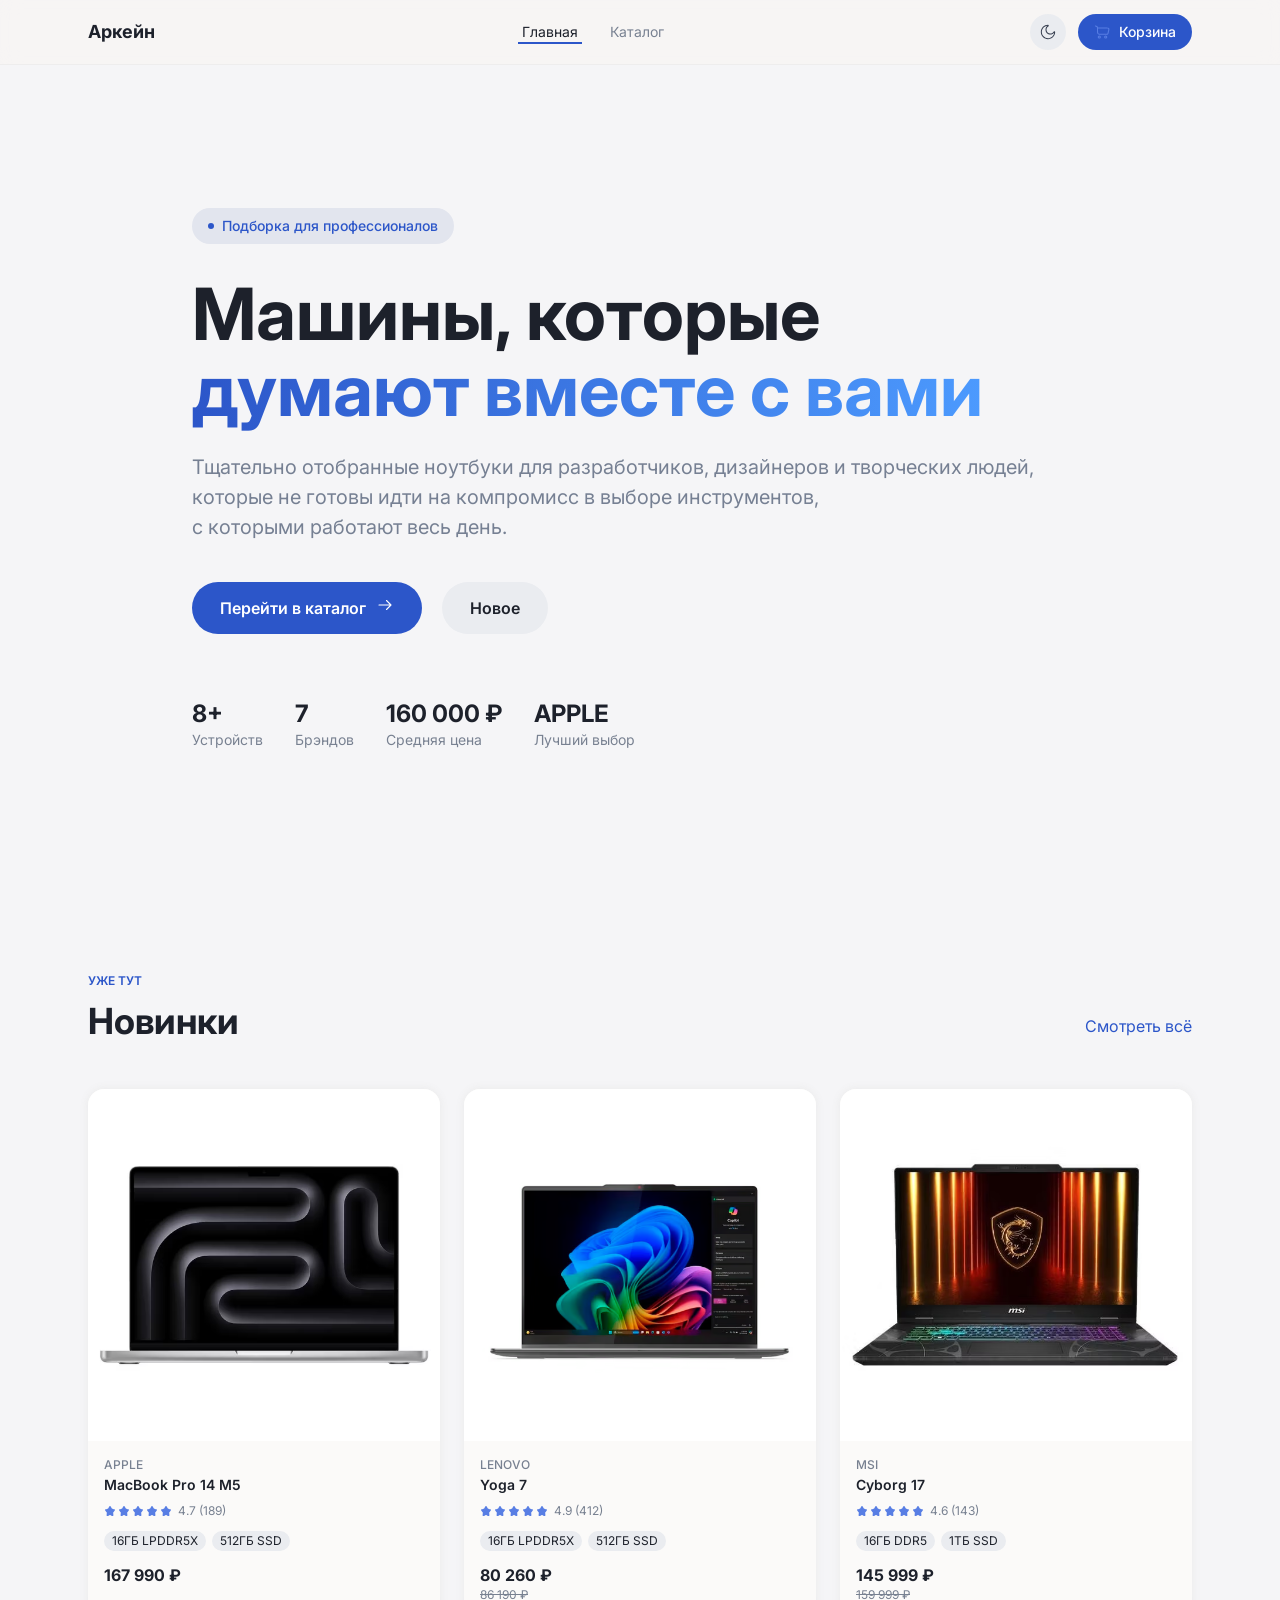
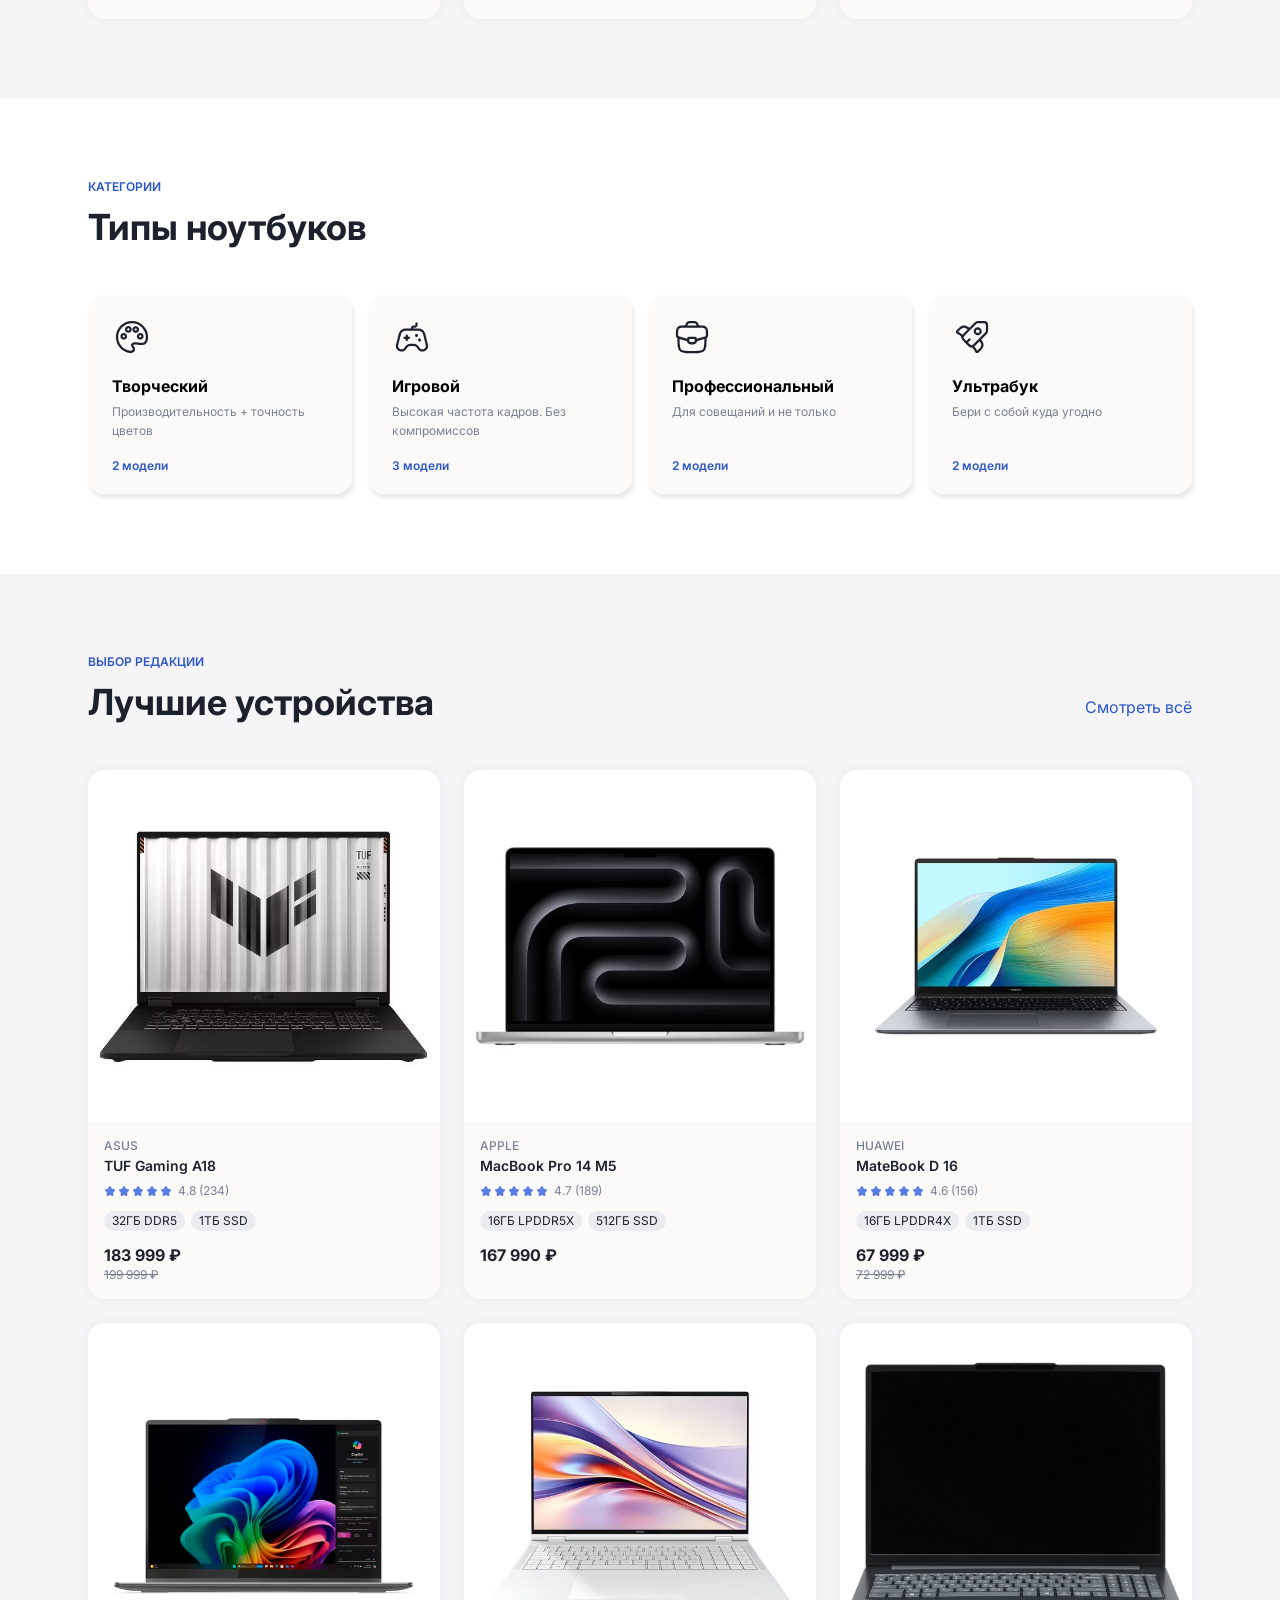
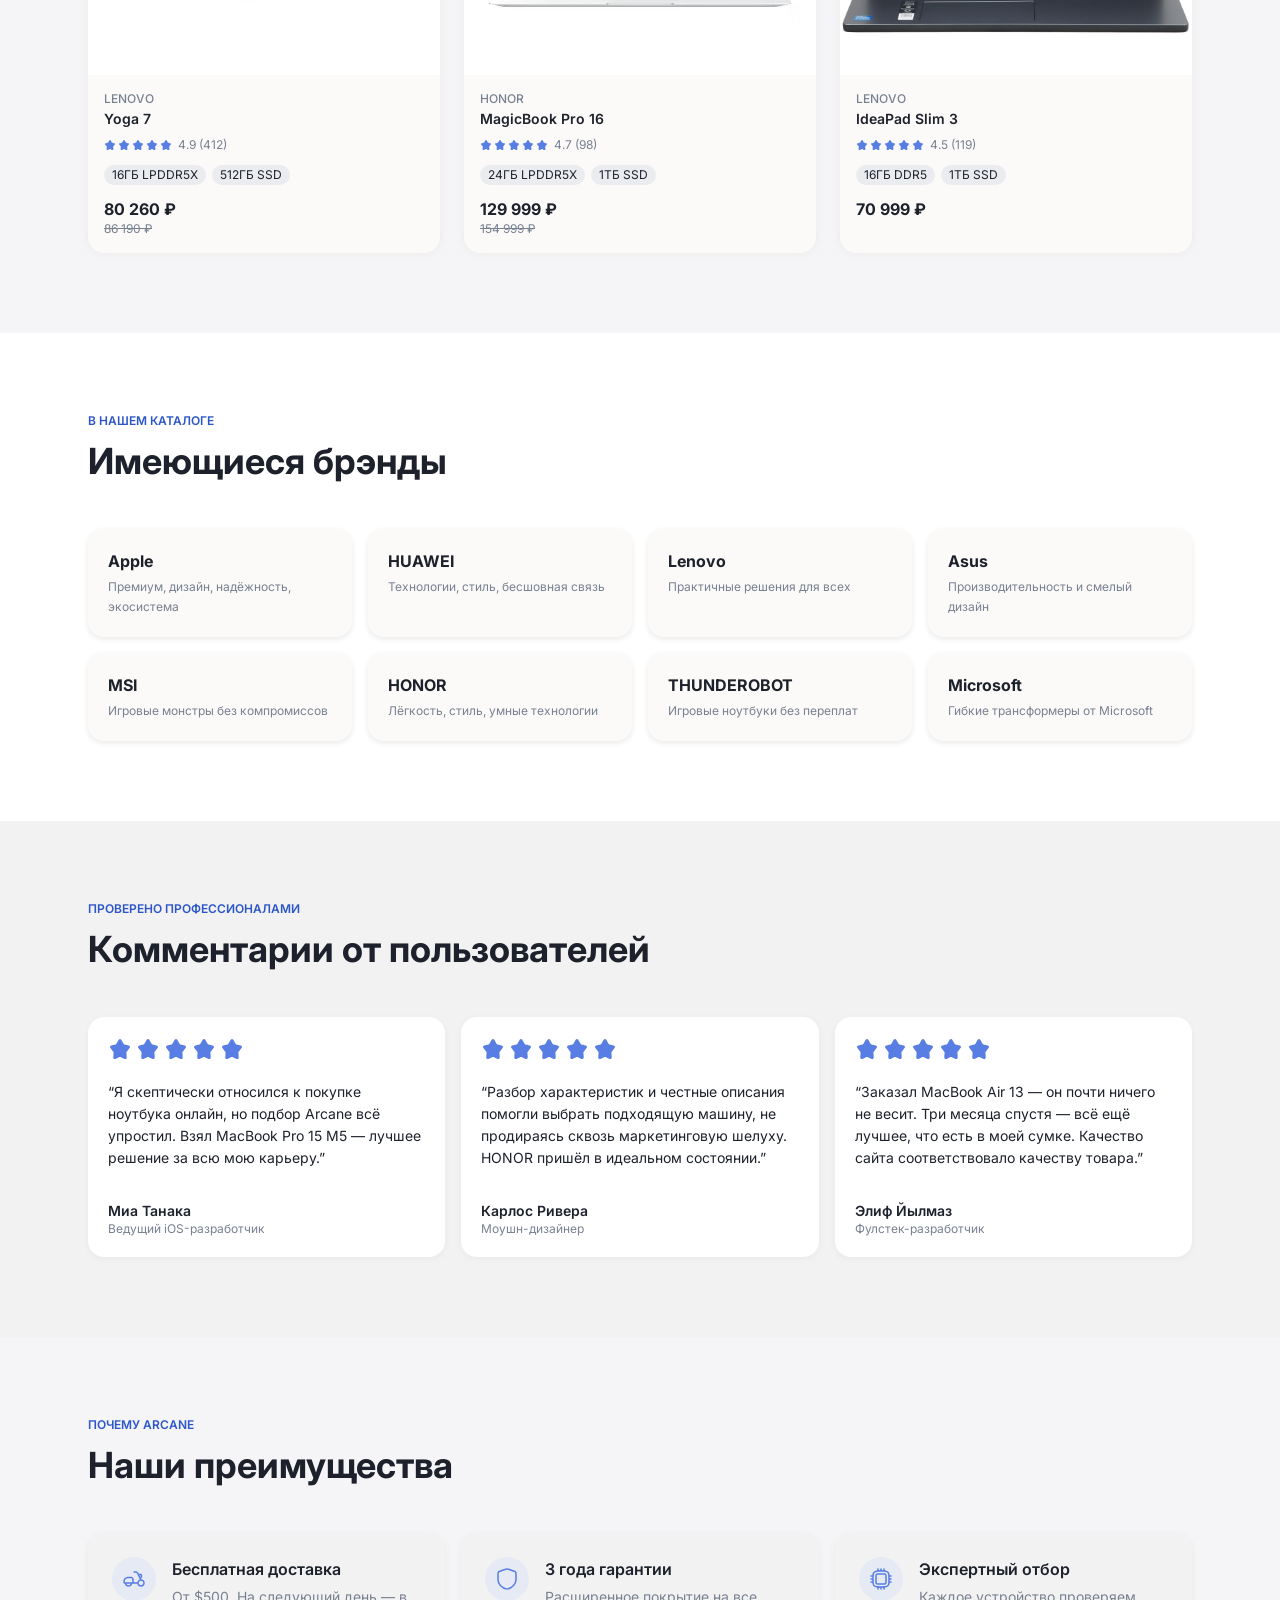
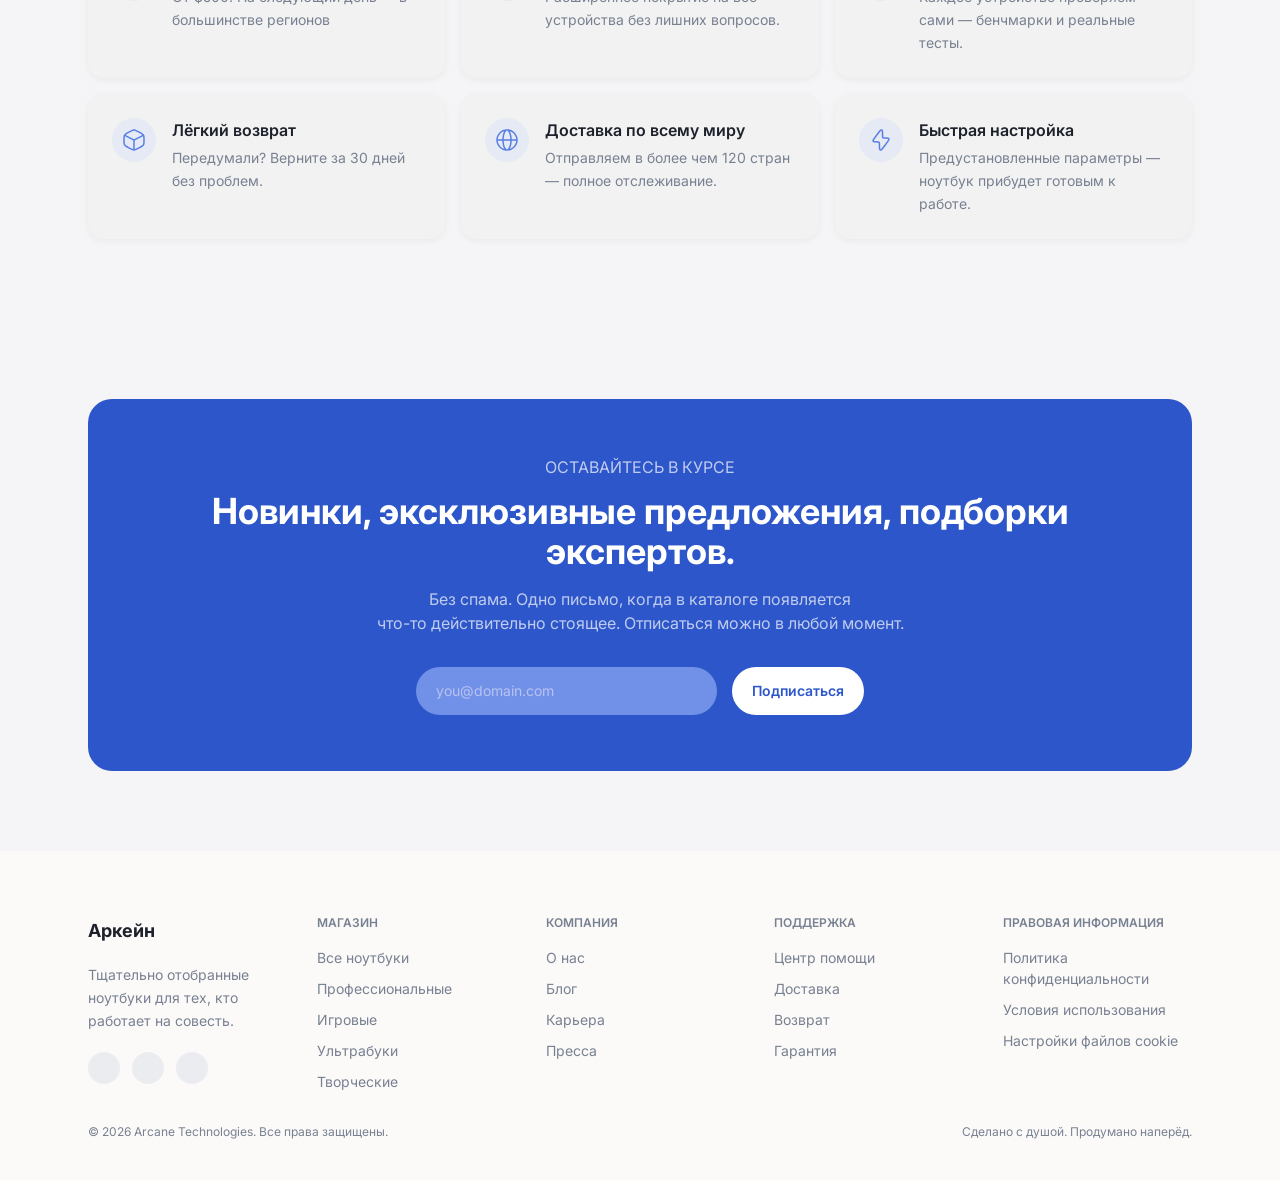
<file: index.html>
<!DOCTYPE html>
<html lang="en">
<head>
    <meta charset="UTF-8">
    <meta name="viewport" content="width=device-width, initial-scale=1.0">
    <link rel="preconnect" href="https://fonts.googleapis.com">
    <link rel="preconnect" href="https://fonts.gstatic.com" crossorigin>
    <link href="https://fonts.googleapis.com/css2?family=Inter:ital,opsz,wght@0,14..32,100..900;1,14..32,100..900&display=swap" rel="stylesheet">
    <link rel="stylesheet" href="./css/main.css">
    <link rel="stylesheet" href="./css/card.css">
    <link rel="stylesheet" href="./css/product.css">
    <title>Аркейн</title>
</head>
<body>
    <div class="spacing"></div>

    <div class="header">
        <div class="header__cont">
            <div class="header__cont-logo" onclick="window.location.href='index.html'">
                Аркейн
            </div>
            <div class="header__cont-nav">
                <a href="index.html" class="header__cont-nav_a header__cont-nav_a-active">Главная</a>
                <a href="catalog.html" class="header__cont-nav_a header__cont-nav_a-nonactive">Каталог</a>
            </div>
            <div class="header__cont-menu">
                <button class="header__cont-menu_btn" onclick="themeChange()">
                    <img src="./assets/moon.svg" alt="Dark theme" class="header__cont-menu_btn-light">
                    <img src="./assets/sun.svg" alt="Light theme" class="header__cont-menu_btn-dark hidden">
                </button>
                <button class="header__cont-menu_btn" onclick="window.location.href='cart.html'">
                    <img src="./assets/cart.svg" alt="Cart" class="header__cont-menu_btn-img">
                    <div class="header__cont-menu_btn-text">Корзина</div>
                </button>
            </div>
        </div>
    </div>

    <div class="hero">
        <div class="hero__cont">
            <span class="hero__cont-news">
                <div class="hero__cont-news_pulsar"></div>
                Подборка для профессионалов
            </span>
            <div class="hero__cont-title">
                <h1 class="hero__cont-title_h1">
                    Машины, которые <br>
                    <span>думают вместе с вами</span>
                </h1>
            </div>
            <div class="hero__cont-subtitle">
                <span class="hero__cont-subtitle_span">
                    Тщательно отобранные ноутбуки для разработчиков, дизайнеров и творческих людей, <br>
                    которые не готовы идти на компромисс в выборе инструментов, <br>
                    с которыми работают весь день.
                </span>
            </div>
            <div class="hero__cont-menu">
                <button class="hero__cont-menu_btn" onclick="document.location='./catalog.html'">
                    Перейти в каталог
                    <img class="hero__cont-menu_btn-img" src="./assets/arrow.svg" alt="Arrow">
                </button>
                <button class="hero__cont-menu_btn" onclick="document.location='./catalog.html'">Новое</button>
            </div>
            <div class="hero__cont-advantages">
                <div class="hero__cont-advantages_item">
                    <span class="hero__cont-advantages_item-info">8+</span>
                    <span class="hero__cont-advantages_item-name">Устройств</span>
                </div>
                <div class="hero__cont-advantages_item">
                    <span class="hero__cont-advantages_item-info">7</span>
                    <span class="hero__cont-advantages_item-name">Брэндов</span>
                </div>
                <div class="hero__cont-advantages_item">
                    <span class="hero__cont-advantages_item-info">160 000 ₽</span>
                    <span class="hero__cont-advantages_item-name">Средняя цена</span>
                </div>
                <div class="hero__cont-advantages_item">
                    <span class="hero__cont-advantages_item-info">APPLE</span>
                    <span class="hero__cont-advantages_item-name">Лучший выбор</span>
                </div>
            </div>
        </div>
    </div>

    <div class="spliter"></div>

    <div class="arrivals">
        <div class="arrivals-head">
            <div class="arrivals-head_text">
                <p class="arrivals-head_text-subtitle subtitle">УЖЕ ТУТ</p>
                <h2 class="arrivals-head_text-title title">Новинки</h2>
            </div>
            <a href="./catalog.html" class="arrivals-head_btn">Смотреть всё</a>
        </div>
        <div class="arrivals-box">

        </div>
    </div>

    <div class="spliter"></div>

    <div class="categories">
        <div class="categories__cont">
            <div class="categories__cont-head">
                <p class="categories__cont-head_subtitle subtitle">КАТЕГОРИИ</p>
                <h2 class="categories__cont-head_title title">Типы ноутбуков</h2>
            </div>
            <div class="categories__cont-box">
                <button class="categories__cont-box_card" onclick="document.location='./catalog.html'">
                    <div class="categories__cont-box_card-div">
                        <!-- svg -->
                        <picture>
                            <source srcset="./assets/pallete-light.svg" media="(prefers-color-scheme: light)">
                            <source srcset="./assets/pallete-dark.svg" media="(prefers-color-scheme: dark)">
                            <img class="categories__cont-box_card-img" src="./assets/pallete-light.svg" alt="Творческий">
                        </picture>
                        <div class="categories__cont-box_card-text">
                           <h3 class="categories__cont-box_card-text_title">Творческий</h3>
                            <p class="categories__cont-box_card-text_description">
                                Производительность + точность цветов
                            </p>
                        </div>
                        <span class="categories__cont-box_card-btn">
                            2 модели
                        </span>
                    </div>
                </button>
                <button class="categories__cont-box_card" onclick="document.location='./catalog.html'">
                    <div class="categories__cont-box_card-div">
                        <!-- svg -->
                         <img class="categories__cont-box_card-img" src="./assets/gamepad-light.svg" alt="what">
                        <div class="categories__cont-box_card-text">
                           <h3 class="categories__cont-box_card-text_title">Игровой</h3>
                            <p class="categories__cont-box_card-text_description">
                                Высокая частота кадров. Без компромиссов
                            </p>
                        </div>
                        <span class="categories__cont-box_card-btn">
                            3 модели
                        </span>
                    </div>
                </button>
                <button class="categories__cont-box_card" onclick="document.location='./catalog.html'">
                    <div class="categories__cont-box_card-div">
                        <!-- svg -->
                         <img class="categories__cont-box_card-img" src="./assets/case-light.svg" alt="Case">
                        <div class="categories__cont-box_card-text">
                           <h3 class="categories__cont-box_card-text_title">Профессиональный</h3>
                            <p class="categories__cont-box_card-text_description">
                                Для совещаний и не только
                            </p>
                        </div>
                        <span class="categories__cont-box_card-btn">
                            2 модели
                        </span>
                    </div>
                </button>
                <button class="categories__cont-box_card" onclick="document.location='./catalog.html'">
                    <div class="categories__cont-box_card-div">
                        <!-- svg -->
                        <img class="categories__cont-box_card-img" src="./assets/rocket-light.svg" alt="Rocket">
                        <div class="categories__cont-box_card-text">
                           <h3 class="categories__cont-box_card-text_title">Ультрабук</h3>
                            <p class="categories__cont-box_card-text_description">
                                Бери с собой куда угодно
                            </p>
                        </div>
                        <span class="categories__cont-box_card-btn">
                            2 модели
                        </span>
                    </div>
                </button>
            </div>
        </div>
    </div>

    <div class="featured">
        <div class="featured-head">
            <div class="featured-head_text">
                <p class="featured-head_text-subtitle subtitle">ВЫБОР РЕДАКЦИИ</p>
                <h2 class="featured-head_text-title title">Лучшие устройства</h2>
            </div>
            <a href="./catalog.html" class="featured-head_btn">Смотреть всё</a>
        </div>
        <div class="featured-box">

        </div>
    </div>

    <div class="brands">
        <div class="brands__cont">
            <div class="brands__cont-head">
                <p class="brands__cont-head_subtitle subtitle">В НАШЕМ КАТАЛОГЕ</p>
                <h2 class="brands__cont-head_title title">Имеющиеся брэнды</h2>
            </div>
            <div class="brands__cont-box">
                <div class="brands__cont-box_card">
                    <h3 class="brands__cont-box_card-title">Apple</h3>
                    <p class="brands__cont-box_card-subtitle">
                        Премиум, дизайн, надёжность, экосистема
                    </p>
                </div>
                <div class="brands__cont-box_card">
                    <h3 class="brands__cont-box_card-title">HUAWEI</h3>
                    <p class="brands__cont-box_card-subtitle">
                        Технологии, стиль, бесшовная связь
                    </p>
                </div>
                <div class="brands__cont-box_card">
                    <h3 class="brands__cont-box_card-title">Lenovo</h3>
                    <p class="brands__cont-box_card-subtitle">
                        Практичные решения для всех
                    </p>
                </div>
                <div class="brands__cont-box_card">
                    <h3 class="brands__cont-box_card-title">Asus</h3>
                    <p class="brands__cont-box_card-subtitle">
                        Производительность и смелый дизайн
                    </p>
                </div>
                <div class="brands__cont-box_card">
                    <h3 class="brands__cont-box_card-title">MSI</h3>
                    <p class="brands__cont-box_card-subtitle">
                        Игровые монстры без компромиссов
                    </p>
                </div>
                <div class="brands__cont-box_card">
                    <h3 class="brands__cont-box_card-title">HONOR</h3>
                    <p class="brands__cont-box_card-subtitle">
                        Лёгкость, стиль, умные технологии
                    </p>
                </div>
                <div class="brands__cont-box_card">
                    <h3 class="brands__cont-box_card-title">THUNDEROBOT</h3>
                    <p class="brands__cont-box_card-subtitle">
                        Игровые ноутбуки без переплат
                    </p>
                </div>
                <div class="brands__cont-box_card">
                    <h3 class="brands__cont-box_card-title">Microsoft</h3>
                    <p class="brands__cont-box_card-subtitle">
                        Гибкие трансформеры от Microsoft
                    </p>
                </div>
            </div>
        </div>
    </div>

    <div class="comments">
        <div class="comments__cont">
            <div class="comments__cont-head">
                <p class="comments__cont-head_subtitle subtitle">ПРОВЕРЕНО ПРОФЕССИОНАЛАМИ</p>
                <h2 class="comments__cont-head_title title">Комментарии от пользователей</h2>
            </div>
            <div class="comments__cont-box">
                <div class="comments__cont-box_card">
                    <div class="comments__cont-box_card-stars">
                        <img src="./assets/Star.svg" alt="Star">
                        <img src="./assets/Star.svg" alt="Star">
                        <img src="./assets/Star.svg" alt="Star">
                        <img src="./assets/Star.svg" alt="Star">
                        <img src="./assets/Star.svg" alt="Star">
                    </div>
                    <p class="comments__cont-box_card-text">
                        “Я скептически относился к покупке ноутбука онлайн, но подбор Arcane всё упростил. Взял MacBook Pro 15 M5 — лучшее решение за всю мою карьеру.”
                    </p>
                    <p class="comments__cont-box_card-name">Миа Танака</p>
                    <p class="comments__cont-box_card-job">Ведущий iOS-разработчик</p>
                </div>
                <div class="comments__cont-box_card">
                    <div class="comments__cont-box_card-stars">
                        <img src="./assets/Star.svg" alt="Star">
                        <img src="./assets/Star.svg" alt="Star">
                        <img src="./assets/Star.svg" alt="Star">
                        <img src="./assets/Star.svg" alt="Star">
                        <img src="./assets/Star.svg" alt="Star">
                    </div>
                    <p class="comments__cont-box_card-text">
                        “Разбор характеристик и честные описания помогли выбрать подходящую машину, не продираясь сквозь маркетинговую шелуху. HONOR пришёл в идеальном состоянии.”
                    </p>
                    <p class="comments__cont-box_card-name">Карлос Ривера</p>
                    <p class="comments__cont-box_card-job">Моушн-дизайнер</p>
                </div>
                <div class="comments__cont-box_card">
                    <div class="comments__cont-box_card-stars">
                        <img src="./assets/Star.svg" alt="Star">
                        <img src="./assets/Star.svg" alt="Star">
                        <img src="./assets/Star.svg" alt="Star">
                        <img src="./assets/Star.svg" alt="Star">
                        <img src="./assets/Star.svg" alt="Star">
                    </div>
                    <p class="comments__cont-box_card-text">
                        “Заказал MacBook Air 13 — он почти ничего не весит. Три месяца спустя — всё ещё лучшее, что есть в моей сумке. Качество сайта соответствовало качеству товара.”
                    </p>
                    <p class="comments__cont-box_card-name">Элиф Йылмаз</p>
                    <p class="comments__cont-box_card-job">Фулстек-разработчик</p>
                </div>
            </div>
        </div>
    </div>

    <div class="advantages">    
        <div class="advantages__cont-head">
            <p class="advantages__cont-head_subtitle subtitle">ПОЧЕМУ ARCANE</p>
            <h2 class="advantages__cont-head_title title">Наши преимущества</h2>
        </div>
        <div class="advantages__cont-box">
            <div class="advantages__cont-box_card">
                <div class="advantages__cont-box_card-icon">
                    <img class="advantages__cont-box_card-icon_img" src="./assets/Scooter.svg" alt="Scooter">
                </div>
                <div class="advantages__cont-box_card-text">
                    <h3 class="advantages__cont-box_card-text_title">Бесплатная доставка</h3>
                    <p class="advantages__cont-box_card-text_description">
                        От $500. На следующий день — в большинстве регионов
                    </p>
                </div>
            </div>
            <div class="advantages__cont-box_card">
                <div class="advantages__cont-box_card-icon">
                    <img class="advantages__cont-box_card-icon_img" src="./assets/Shield.svg" alt="Shield">
                </div>
                <div class="advantages__cont-box_card-text">
                    <h3 class="advantages__cont-box_card-text_title">3 года гарантии</h3>
                    <p class="advantages__cont-box_card-text_description">
                        Расширенное покрытие на все устройства без лишних вопросов.
                    </p>
                </div>
            </div>
            <div class="advantages__cont-box_card">
                <div class="advantages__cont-box_card-icon">
                    <img class="advantages__cont-box_card-icon_img" src="./assets/CPU.svg" alt="CPU">
                </div>
                <div class="advantages__cont-box_card-text">
                    <h3 class="advantages__cont-box_card-text_title">Экспертный отбор</h3>
                    <p class="advantages__cont-box_card-text_description">
                        Каждое устройство проверяем сами — бенчмарки и реальные тесты.
                    </p>
                </div>
            </div>
            <div class="advantages__cont-box_card">
                <div class="advantages__cont-box_card-icon">
                    <img class="advantages__cont-box_card-icon_img" src="./assets/Box.svg" alt="Box">
                </div>
                <div class="advantages__cont-box_card-text">
                    <h3 class="advantages__cont-box_card-text_title">Лёгкий возврат</h3>
                    <p class="advantages__cont-box_card-text_description">
                        Передумали? Верните за 30 дней без проблем.
                    </p>
                </div>
            </div>
            <div class="advantages__cont-box_card">
                <div class="advantages__cont-box_card-icon">
                    <img class="advantages__cont-box_card-icon_img" src="./assets/Global.svg" alt="Global">
                </div>
                <div class="advantages__cont-box_card-text">
                    <h3 class="advantages__cont-box_card-text_title">Доставка по всему миру</h3>
                    <p class="advantages__cont-box_card-text_description">
                        Отправляем в более чем 120 стран — полное отслеживание.
                    </p>
                </div>
            </div>
            <div class="advantages__cont-box_card">
                <div class="advantages__cont-box_card-icon">
                    <img class="advantages__cont-box_card-icon_img" src="./assets/Bolt.svg" alt="Bolt">
                </div>
                <div class="advantages__cont-box_card-text">
                    <h3 class="advantages__cont-box_card-text_title">Быстрая настройка</h3>
                    <p class="advantages__cont-box_card-text_description">
                        Предустановленные параметры — ноутбук прибудет готовым к работе.
                    </p>
                </div>
            </div>
        </div>
    </div>

    <div class="subscribe">
        <div class="subscribe__box">
            <p class="subscribe__box-subtitle">ОСТАВАЙТЕСЬ В КУРСЕ</p>
            <h2 class="subscribe__box-title">
                Новинки, эксклюзивные предложения, подборки экспертов.
            </h2>
            <p class="subscribe__box-description">
                Без спама. Одно письмо, когда в каталоге появляется <br> что-то действительно стоящее. Отписаться можно в любой момент.
            </p>
            <form action="" class="subscribe__box-form">
                <input type="email" placeholder="you@domain.com" class="subscribe__box-form_input">
                <button class="subscribe__box-form_btn">Подписаться</button>
            </form>
        </div>
    </div>

    <div class="footer">
        <div class="footer__cont">
            <div class="footer__cont-main">
                <div class="footer__cont-main_box">
                    <button class="footer__cont-main_box-logo" onclick="document.location='./index.html'">
                        Аркейн
                    </button>
                    <p class="footer__cont-main_box-description">
                        Тщательно отобранные ноутбуки для тех, кто работает на совесть.
                    </p>
                    <div class="footer__cont-main_box-links">
                        <button class="footer__cont-main_box-links_btn">

                        </button>
                        <button class="footer__cont-main_box-links_btn">

                        </button>
                        <button class="footer__cont-main_box-links_btn">

                        </button>
                    </div>
                </div>
                <div class="footer__cont-main_box">
                    <h4 class="footer__cont-main_box-title">МАГАЗИН</h4>
                    <ul class="footer__cont-main_box-list">
                        <li class="footer__cont-main_box-list_item">
                            <a href="./catalog.html" class="footer__cont-main_box-list_item-link">
                                Все ноутбуки
                            </a>
                        </li>
                        <li class="footer__cont-main_box-list_item">
                            <a href="./catalog.html" class="footer__cont-main_box-list_item-link">
                                Профессиональные
                            </a>
                        </li>
                        <li class="footer__cont-main_box-list_item">
                            <a href="./catalog.html" class="footer__cont-main_box-list_item-link">
                                Игровые
                            </a>
                        </li>
                        <li class="footer__cont-main_box-list_item">
                            <a href="./catalog.html" class="footer__cont-main_box-list_item-link">
                                Ультрабуки
                            </a>
                        </li>
                        <li class="footer__cont-main_box-list_item">
                            <a href="./catalog.html" class="footer__cont-main_box-list_item-link">
                                Творческие
                            </a>
                        </li>
                    </ul>
                </div>
                <div class="footer__cont-main_box">
                    <h4 class="footer__cont-main_box-title">КОМПАНИЯ</h4>
                    <ul class="footer__cont-main_box-list">
                        <li class="footer__cont-main_box-list_item">
                            <a href="#" class="footer__cont-main_box-list_item-link">
                                О нас
                            </a>
                        </li>
                        <li class="footer__cont-main_box-list_item">
                            <a href="#" class="footer__cont-main_box-list_item-link">
                                Блог
                            </a>
                        </li>
                        <li class="footer__cont-main_box-list_item">
                            <a href="#" class="footer__cont-main_box-list_item-link">
                                Карьера
                            </a>
                        </li>
                        <li class="footer__cont-main_box-list_item">
                            <a href="#" class="footer__cont-main_box-list_item-link">
                                Пресса
                            </a>
                        </li>
                    </ul>
                </div>
                <div class="footer__cont-main_box">
                    <h4 class="footer__cont-main_box-title">ПОДДЕРЖКА</h4>
                    <ul class="footer__cont-main_box-list">
                        <li class="footer__cont-main_box-list_item">
                            <a href="#" class="footer__cont-main_box-list_item-link">
                                Центр помощи
                            </a>
                        </li>
                        <li class="footer__cont-main_box-list_item">
                            <a href="#" class="footer__cont-main_box-list_item-link">
                                Доставка
                            </a>
                        </li>
                        <li class="footer__cont-main_box-list_item">
                            <a href="#" class="footer__cont-main_box-list_item-link">
                                Возврат
                            </a>
                        </li>
                        <li class="footer__cont-main_box-list_item">
                            <a href="#" class="footer__cont-main_box-list_item-link">
                                Гарантия
                            </a>
                        </li>
                    </ul>
                </div>
                <div class="footer__cont-main_box">
                    <h4 class="footer__cont-main_box-title">ПРАВОВАЯ ИНФОРМАЦИЯ</h4>
                    <ul class="footer__cont-main_box-list">
                        <li class="footer__cont-main_box-list_item">
                            <a href="#" class="footer__cont-main_box-list_item-link">
                                Политика конфиденциальности
                            </a>
                        </li>
                        <li class="footer__cont-main_box-list_item">
                            <a href="#" class="footer__cont-main_box-list_item-link">
                                Условия использования
                            </a>
                        </li>
                        <li class="footer__cont-main_box-list_item">
                            <a href="#" class="footer__cont-main_box-list_item-link">
                                Настройки файлов cookie
                            </a>
                        </li>
                    </ul>
                </div>
            </div>
            <div class="footer__cont-end">
                <p class="footer__cont-end_p">
                    © 2026 Arcane Technologies. Все права защищены.
                </p>
                <p class="footer__cont-end_p">
                    Сделано с душой. Продумано наперёд.
                </p>
            </div>
        </div>
    </div>

    <script src="./js/config.js"></script>
    <script src="./js/utils.js"></script>
</body>
</html>
</file>
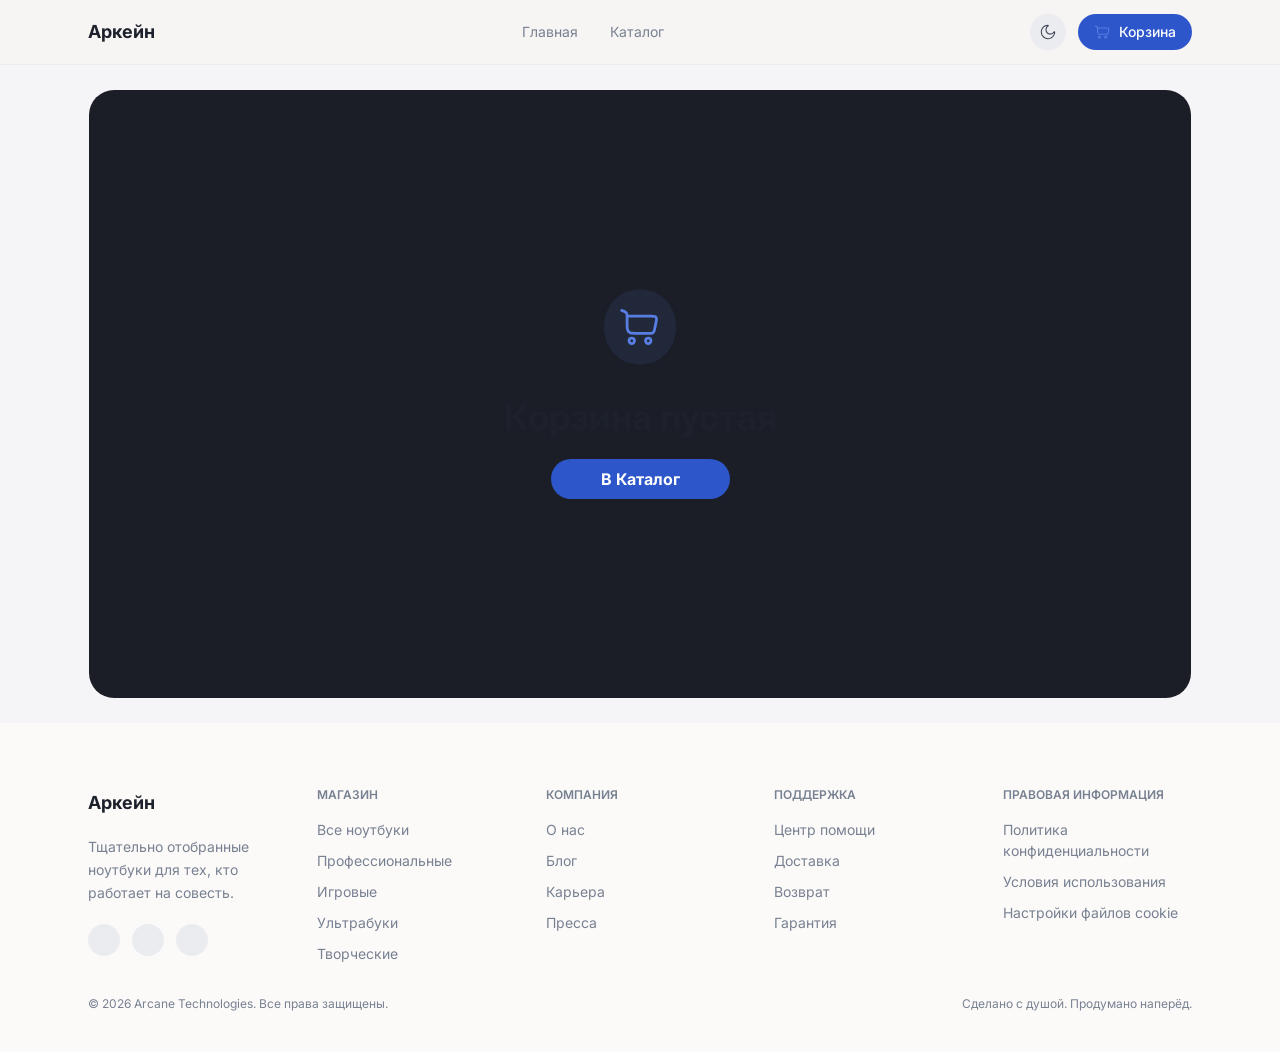
<file: cart.html>
<!DOCTYPE html>
<html lang="en">
<head>
    <meta charset="UTF-8">
    <meta name="viewport" content="width=device-width, initial-scale=1.0">
    <link rel="preconnect" href="https://fonts.googleapis.com">
    <link rel="preconnect" href="https://fonts.gstatic.com" crossorigin>
    <link href="https://fonts.googleapis.com/css2?family=Inter:ital,opsz,wght@0,14..32,100..900;1,14..32,100..900&display=swap" rel="stylesheet">
    <link rel="stylesheet" href="./css/main.css">
    <link rel="stylesheet" href="./css/card.css">
    <link rel="stylesheet" href="./css/product.css">
    <title>Аркейн Каталог</title>
</head>
<body>
    <div class="spacing"></div>

    <div class="header">
        <div class="header__cont">
            <div class="header__cont-logo" onclick="window.location.href='index.html'">
                Аркейн
            </div>
            <div class="header__cont-nav">
                <a href="index.html" class="header__cont-nav_a header__cont-nav_a-nonactive">Главная</a>
                <a href="catalog.html" class="header__cont-nav_a header__cont-nav_a-nonactive">Каталог</a>
            </div>
            <div class="header__cont-menu">
                <button class="header__cont-menu_btn" onclick="themeChange()">
                    <img src="./assets/moon.svg" alt="Dark theme" class="header__cont-menu_btn-light">
                    <img src="./assets/sun.svg" alt="Light theme" class="header__cont-menu_btn-dark hidden">
                </button>
                <button class="header__cont-menu_btn">
                    <img src="./assets/cart.svg" alt="Cart" class="header__cont-menu_btn-img">
                    <div class="header__cont-menu_btn-text">Корзина</div>
                </button>
            </div>
        </div>
    </div>

    <div class="cart">
        <div class="cart__empty">
            <div class="cart__empty-main">
                <div class="cart__empty-main_icon">
                    <img src="./assets/cart.svg" alt="Cart" class="cart__empty-main_icon-img">
                </div>
                <div class="cart__empty-main_text">
                    <h2 class="cart__empty-main_text-info">Корзина пустая</h2>
                </div>
                <button class="cart__empty-main_btn" onclick="window.location.href='./catalog.html'">В Каталог</button>
            </div>
        </div>
    </div>

    <div class="footer">
        <div class="footer__cont">
            <div class="footer__cont-main">
                <div class="footer__cont-main_box">
                    <button class="footer__cont-main_box-logo" onclick="document.location='./index.html'">
                        Аркейн
                    </button>
                    <p class="footer__cont-main_box-description">
                        Тщательно отобранные ноутбуки для тех, кто работает на совесть.
                    </p>
                    <div class="footer__cont-main_box-links">
                        <button class="footer__cont-main_box-links_btn">

                        </button>
                        <button class="footer__cont-main_box-links_btn">

                        </button>
                        <button class="footer__cont-main_box-links_btn">

                        </button>
                    </div>
                </div>
                <div class="footer__cont-main_box">
                    <h4 class="footer__cont-main_box-title">МАГАЗИН</h4>
                    <ul class="footer__cont-main_box-list">
                        <li class="footer__cont-main_box-list_item">
                            <a href="./catalog.html" class="footer__cont-main_box-list_item-link">
                                Все ноутбуки
                            </a>
                        </li>
                        <li class="footer__cont-main_box-list_item">
                            <a href="./catalog.html" class="footer__cont-main_box-list_item-link">
                                Профессиональные
                            </a>
                        </li>
                        <li class="footer__cont-main_box-list_item">
                            <a href="./catalog.html" class="footer__cont-main_box-list_item-link">
                                Игровые
                            </a>
                        </li>
                        <li class="footer__cont-main_box-list_item">
                            <a href="./catalog.html" class="footer__cont-main_box-list_item-link">
                                Ультрабуки
                            </a>
                        </li>
                        <li class="footer__cont-main_box-list_item">
                            <a href="./catalog.html" class="footer__cont-main_box-list_item-link">
                                Творческие
                            </a>
                        </li>
                    </ul>
                </div>
                <div class="footer__cont-main_box">
                    <h4 class="footer__cont-main_box-title">КОМПАНИЯ</h4>
                    <ul class="footer__cont-main_box-list">
                        <li class="footer__cont-main_box-list_item">
                            <a href="#" class="footer__cont-main_box-list_item-link">
                                О нас
                            </a>
                        </li>
                        <li class="footer__cont-main_box-list_item">
                            <a href="#" class="footer__cont-main_box-list_item-link">
                                Блог
                            </a>
                        </li>
                        <li class="footer__cont-main_box-list_item">
                            <a href="#" class="footer__cont-main_box-list_item-link">
                                Карьера
                            </a>
                        </li>
                        <li class="footer__cont-main_box-list_item">
                            <a href="#" class="footer__cont-main_box-list_item-link">
                                Пресса
                            </a>
                        </li>
                    </ul>
                </div>
                <div class="footer__cont-main_box">
                    <h4 class="footer__cont-main_box-title">ПОДДЕРЖКА</h4>
                    <ul class="footer__cont-main_box-list">
                        <li class="footer__cont-main_box-list_item">
                            <a href="#" class="footer__cont-main_box-list_item-link">
                                Центр помощи
                            </a>
                        </li>
                        <li class="footer__cont-main_box-list_item">
                            <a href="#" class="footer__cont-main_box-list_item-link">
                                Доставка
                            </a>
                        </li>
                        <li class="footer__cont-main_box-list_item">
                            <a href="#" class="footer__cont-main_box-list_item-link">
                                Возврат
                            </a>
                        </li>
                        <li class="footer__cont-main_box-list_item">
                            <a href="#" class="footer__cont-main_box-list_item-link">
                                Гарантия
                            </a>
                        </li>
                    </ul>
                </div>
                <div class="footer__cont-main_box">
                    <h4 class="footer__cont-main_box-title">ПРАВОВАЯ ИНФОРМАЦИЯ</h4>
                    <ul class="footer__cont-main_box-list">
                        <li class="footer__cont-main_box-list_item">
                            <a href="#" class="footer__cont-main_box-list_item-link">
                                Политика конфиденциальности
                            </a>
                        </li>
                        <li class="footer__cont-main_box-list_item">
                            <a href="#" class="footer__cont-main_box-list_item-link">
                                Условия использования
                            </a>
                        </li>
                        <li class="footer__cont-main_box-list_item">
                            <a href="#" class="footer__cont-main_box-list_item-link">
                                Настройки файлов cookie
                            </a>
                        </li>
                    </ul>
                </div>
            </div>
            <div class="footer__cont-end">
                <p class="footer__cont-end_p">
                    © 2026 Arcane Technologies. Все права защищены.
                </p>
                <p class="footer__cont-end_p">
                    Сделано с душой. Продумано наперёд.
                </p>
            </div>
        </div>
    </div>

    <!-- Scripts -->
    <script src="./js/config.js"></script>
    <script src="./js/utils.js"></script>
</body>
</html>
</file>
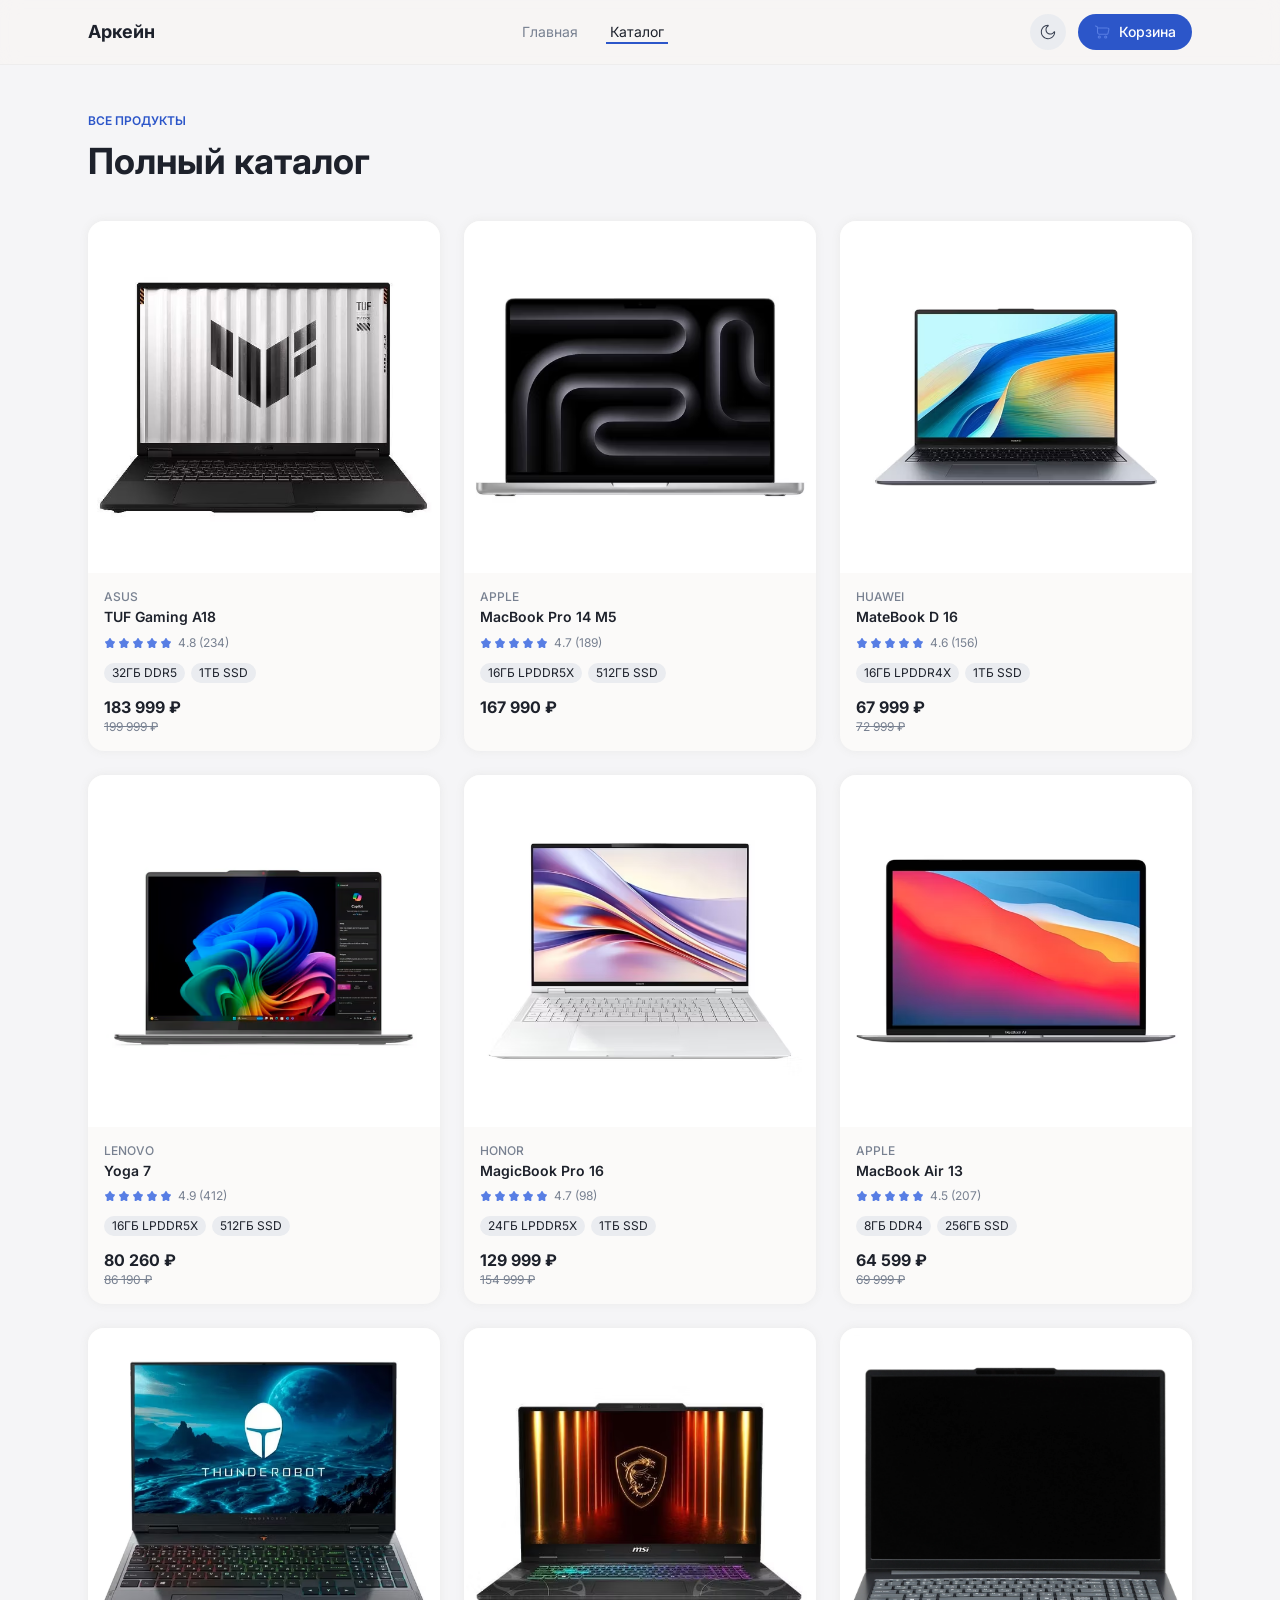
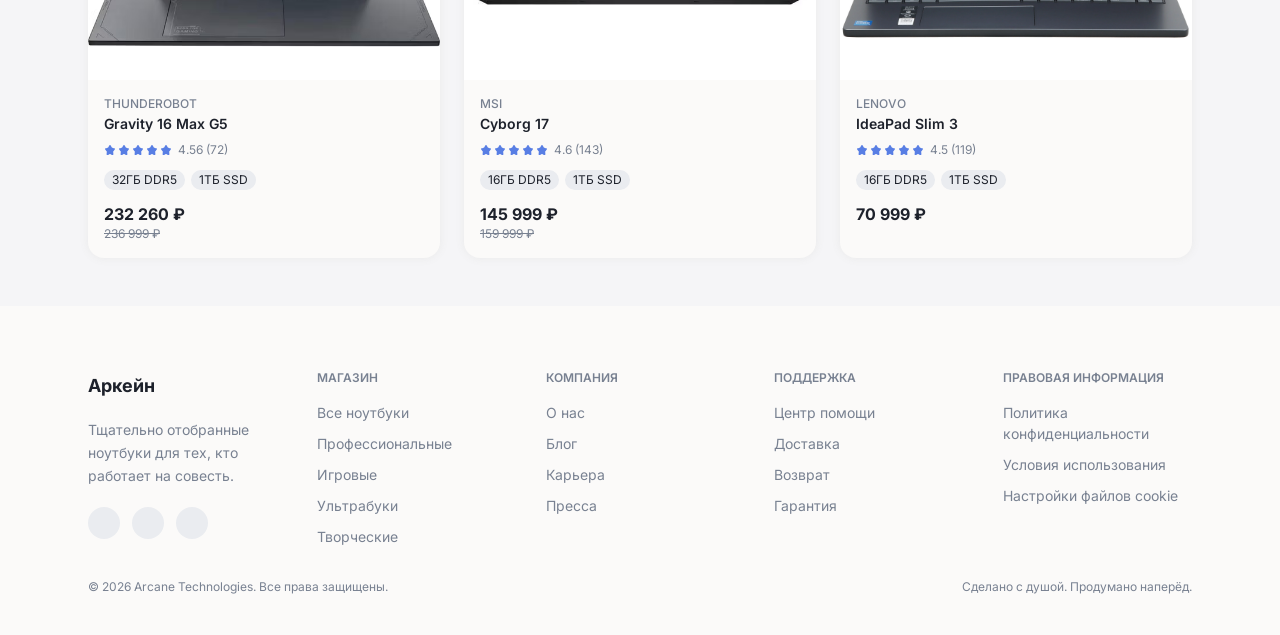
<file: catalog.html>
<!DOCTYPE html>
<html lang="en">
<head>
    <meta charset="UTF-8">
    <meta name="viewport" content="width=device-width, initial-scale=1.0">
    <link rel="preconnect" href="https://fonts.googleapis.com">
    <link rel="preconnect" href="https://fonts.gstatic.com" crossorigin>
    <link href="https://fonts.googleapis.com/css2?family=Inter:ital,opsz,wght@0,14..32,100..900;1,14..32,100..900&display=swap" rel="stylesheet">
    <link rel="stylesheet" href="./css/main.css">
    <link rel="stylesheet" href="./css/card.css">
    <link rel="stylesheet" href="./css/product.css">    
    <title>Аркейн Каталог</title>
</head>
<body>
    <div class="spacing"></div>

    <div class="header">
        <div class="header__cont">
            <div class="header__cont-logo" onclick="window.location.href='index.html'">
                Аркейн
            </div>
            <div class="header__cont-nav">
                <a href="index.html" class="header__cont-nav_a header__cont-nav_a-nonactive">Главная</a>
                <a href="catalog.html" class="header__cont-nav_a header__cont-nav_a-active">Каталог</a>
            </div>
            <div class="header__cont-menu">
                <button class="header__cont-menu_btn" onclick="themeChange()">
                    <img src="./assets/moon.svg" alt="Dark theme" class="header__cont-menu_btn-light">
                    <img src="./assets/sun.svg" alt="Light theme" class="header__cont-menu_btn-dark hidden">
                </button>
                <button class="header__cont-menu_btn" onclick="window.location.href='cart.html'">
                    <img src="./assets/cart.svg" alt="Cart" class="header__cont-menu_btn-img">
                    <div class="header__cont-menu_btn-text">Корзина</div>
                </button>
            </div>
        </div>
    </div>

    <div class="catalog">
        <div class="catalog__cont">
            <div class="catalog__cont-head">
                <p class="catalog__cont-head_subtitle subtitle">ВСЕ ПРОДУКТЫ</p>
                <h2 class="catalog__cont-head_title title">Полный каталог</h2>
            </div>
            <div class="catalog__cont-filter">

            </div>
            <div class="catalog__cont-box">

            </div>
        </div>
    </div>

    <div class="footer">
        <div class="footer__cont">
            <div class="footer__cont-main">
                <div class="footer__cont-main_box">
                    <button class="footer__cont-main_box-logo" onclick="document.location='./index.html'">
                        Аркейн
                    </button>
                    <p class="footer__cont-main_box-description">
                        Тщательно отобранные ноутбуки для тех, кто работает на совесть.
                    </p>
                    <div class="footer__cont-main_box-links">
                        <button class="footer__cont-main_box-links_btn">

                        </button>
                        <button class="footer__cont-main_box-links_btn">

                        </button>
                        <button class="footer__cont-main_box-links_btn">

                        </button>
                    </div>
                </div>
                <div class="footer__cont-main_box">
                    <h4 class="footer__cont-main_box-title">МАГАЗИН</h4>
                    <ul class="footer__cont-main_box-list">
                        <li class="footer__cont-main_box-list_item">
                            <a href="./catalog.html" class="footer__cont-main_box-list_item-link">
                                Все ноутбуки
                            </a>
                        </li>
                        <li class="footer__cont-main_box-list_item">
                            <a href="./catalog.html" class="footer__cont-main_box-list_item-link">
                                Профессиональные
                            </a>
                        </li>
                        <li class="footer__cont-main_box-list_item">
                            <a href="./catalog.html" class="footer__cont-main_box-list_item-link">
                                Игровые
                            </a>
                        </li>
                        <li class="footer__cont-main_box-list_item">
                            <a href="./catalog.html" class="footer__cont-main_box-list_item-link">
                                Ультрабуки
                            </a>
                        </li>
                        <li class="footer__cont-main_box-list_item">
                            <a href="./catalog.html" class="footer__cont-main_box-list_item-link">
                                Творческие
                            </a>
                        </li>
                    </ul>
                </div>
                <div class="footer__cont-main_box">
                    <h4 class="footer__cont-main_box-title">КОМПАНИЯ</h4>
                    <ul class="footer__cont-main_box-list">
                        <li class="footer__cont-main_box-list_item">
                            <a href="#" class="footer__cont-main_box-list_item-link">
                                О нас
                            </a>
                        </li>
                        <li class="footer__cont-main_box-list_item">
                            <a href="#" class="footer__cont-main_box-list_item-link">
                                Блог
                            </a>
                        </li>
                        <li class="footer__cont-main_box-list_item">
                            <a href="#" class="footer__cont-main_box-list_item-link">
                                Карьера
                            </a>
                        </li>
                        <li class="footer__cont-main_box-list_item">
                            <a href="#" class="footer__cont-main_box-list_item-link">
                                Пресса
                            </a>
                        </li>
                    </ul>
                </div>
                <div class="footer__cont-main_box">
                    <h4 class="footer__cont-main_box-title">ПОДДЕРЖКА</h4>
                    <ul class="footer__cont-main_box-list">
                        <li class="footer__cont-main_box-list_item">
                            <a href="#" class="footer__cont-main_box-list_item-link">
                                Центр помощи
                            </a>
                        </li>
                        <li class="footer__cont-main_box-list_item">
                            <a href="#" class="footer__cont-main_box-list_item-link">
                                Доставка
                            </a>
                        </li>
                        <li class="footer__cont-main_box-list_item">
                            <a href="#" class="footer__cont-main_box-list_item-link">
                                Возврат
                            </a>
                        </li>
                        <li class="footer__cont-main_box-list_item">
                            <a href="#" class="footer__cont-main_box-list_item-link">
                                Гарантия
                            </a>
                        </li>
                    </ul>
                </div>
                <div class="footer__cont-main_box">
                    <h4 class="footer__cont-main_box-title">ПРАВОВАЯ ИНФОРМАЦИЯ</h4>
                    <ul class="footer__cont-main_box-list">
                        <li class="footer__cont-main_box-list_item">
                            <a href="#" class="footer__cont-main_box-list_item-link">
                                Политика конфиденциальности
                            </a>
                        </li>
                        <li class="footer__cont-main_box-list_item">
                            <a href="#" class="footer__cont-main_box-list_item-link">
                                Условия использования
                            </a>
                        </li>
                        <li class="footer__cont-main_box-list_item">
                            <a href="#" class="footer__cont-main_box-list_item-link">
                                Настройки файлов cookie
                            </a>
                        </li>
                    </ul>
                </div>
            </div>
            <div class="footer__cont-end">
                <p class="footer__cont-end_p">
                    © 2026 Arcane Technologies. Все права защищены.
                </p>
                <p class="footer__cont-end_p">
                    Сделано с душой. Продумано наперёд.
                </p>
            </div>
        </div>
    </div>

    <!-- Scripts -->
    <script src="./js/config.js"></script>
    <script src="./js/utils.js"></script>
</body>
</html>
</file>
<file: css/main.css>
@charset "UTF-8";
* {
  margin: 0;
  padding: 0;
  box-sizing: border-box;
  font-family: "Inter", sans-serif;
  font-optical-sizing: auto;
  font-style: normal;
  transition: all 300ms;
}

:root {
  color-scheme: light dark;
  --accentColor: light-dark(#2c56c9, #587ee4);
  --mainColor: light-dark(#1d212b, #e2e4e9);
  --secondColor: light-dark(#788191, #788191);
}

a {
  color: unset;
  text-decoration: none;
}

li {
  list-style: none;
}

.spliter {
  display: none;
  height: 5px;
  width: 100%;
  background-color: #ff0000;
}

body {
  max-width: 100vw;
  background-color: light-dark(#f5f5f7, #15171e);
}

.spacing {
  height: 65px;
}

.header {
  height: 65px;
  width: 100%;
  background-color: light-dark(rgba(247, 245, 243, 0.75), rgba(21, 23, 30, 0.85));
  backdrop-filter: blur(10px);
  border-bottom: 1px solid light-dark(#eeeded, #1f2129);
  margin: auto;
  padding: 0 20px;
  -webkit-user-select: none;
     -moz-user-select: none;
          user-select: none;
  position: fixed;
  top: 0;
  left: 0;
  z-index: 1;
}
.header a {
  text-decoration: none;
}
.header__cont {
  height: 100%;
  max-width: 1104px;
  display: flex;
  margin: 0 auto;
  transition: all 0.5s;
  justify-content: space-between;
  align-items: center;
}
.header__cont-logo {
  overflow: hidden;
  color: light-dark(#1d212b, #e2e4e9);
  font-size: 18px;
  font-weight: 700;
  line-height: 28px;
  cursor: pointer;
}
.header__cont-nav {
  display: flex;
  gap: 1.5rem;
}
.header__cont-nav_a {
  color: light-dark(#788191, #788191);
  font-size: 14px;
  font-weight: 400;
  line-height: 20px;
  padding: 2px 4px;
}
.header__cont-nav_a:hover {
  color: light-dark(#1d212b, #e2e4e9);
}
.header__cont-nav_a-active {
  color: light-dark(#1d212b, #e2e4e9);
  position: relative;
  display: inline-block;
}
.header__cont-nav_a-active::after {
  content: "";
  position: absolute;
  width: 100%;
  height: 2px; /* Толщина линии */
  bottom: 0; /* Позиция от низа текста */
  left: 0;
  background-color: light-dark(#2c56c9, #587ee4); /* Цвет линии */
}
.header__cont-nav_a-nonactive {
  overflow: hidden;
  position: relative;
  display: inline-block;
}
.header__cont-nav_a-nonactive:hover::after {
  animation: slide-in 0.65s cubic-bezier(0.8, 0, 0.2, 1) 0s both;
  transform: translatex(0);
}
@keyframes slide-in {
  from {
    transform: translatex(-101%);
  }
  to {
    transform: translatex(0);
  }
}
.header__cont-nav_a-nonactive::after {
  content: "";
  position: absolute;
  width: 100%;
  height: 2px; /* Толщина линии */
  bottom: 0; /* Позиция от низа текста */
  left: 0;
  background-color: light-dark(#bcc0c5, #9aa0aa); /* Цвет линии */
  transform: translatex(-101%);
}
.header__cont-menu {
  height: 100%;
  width: -moz-max-content;
  width: max-content;
  display: flex;
  gap: 0.75rem;
  align-items: center;
}
.header__cont-menu_btn {
  cursor: pointer;
  height: 36px;
  min-width: 36px;
  border: none;
  border-radius: 25px;
  display: flex;
  align-items: center;
}
.header__cont-menu_btn:first-child {
  background-color: light-dark(#eaecf0, #272a34);
  display: flex;
  justify-content: center;
  align-items: center;
}
.header__cont-menu_btn:first-child:hover {
  transform: scale(1.1);
}
.header__cont-menu_btn:first-child:active {
  transform: scale(0.95);
}
.header__cont-menu_btn:first-child img {
  width: 16px;
}
.header__cont-menu_btn:last-child {
  background-color: light-dark(#2c56c9, #587ee4);
  padding: 8px 16px;
  gap: 0.5rem;
}
.header__cont-menu_btn:last-child:hover {
  transform: scale(1.05);
}
.header__cont-menu_btn-text {
  color: white;
  font-size: 14px;
  font-weight: 500;
  line-height: 20px;
}
.header__cont-menu_btn-img {
  width: 16.64px;
}

.hero {
  height: 92dvh;
  width: 100%;
  display: flex;
  overflow: hidden;
}
.hero__cont {
  height: -moz-min-content;
  height: min-content;
  width: 896px;
  margin: auto;
  display: flex;
  flex-direction: column;
}
.hero__cont-news {
  -webkit-user-select: none;
     -moz-user-select: none;
          user-select: none;
  background: light-dark(#e2e5ee, #1c2232);
  width: -moz-max-content;
  width: max-content;
  color: light-dark(#2c56c9, #587ee4);
  font-size: 14px;
  font-weight: 500;
  line-height: 20px;
  margin: 0 0 32px;
  padding: 8px 16px;
  border-radius: 50px;
  display: flex;
  gap: 8px;
}
@keyframes pulsar {
  0% {
    background-color: light-dark(#2c56c9, #587ee4);
  }
  45% {
    background-color: light-dark(#788191, #788191);
  }
  55% {
    background-color: light-dark(#788191, #788191);
  }
  100% {
    background-color: light-dark(#2c56c9, #587ee4);
  }
}
.hero__cont-news_pulsar {
  background-color: light-dark(#2c56c9, #587ee4);
  animation: pulsar 2s linear infinite;
  height: 6px;
  width: 6px;
  margin: auto 0;
  border-radius: 100%;
}
.hero__cont-title {
  color: light-dark(#1d212b, #e2e4e9);
  font-size: 36px;
  line-height: 76px;
  margin: 0 0 24px;
}
.hero__cont-title span {
  background-image: linear-gradient(to right, light-dark(#2c56c9, #587ee4) 0%, #4c9afe 100%);
  /* обрезаем фон по тексту */
  -webkit-background-clip: text;
          background-clip: text;
  /* меняет цвет текста заголовка на прозрачный что бы можно было увидеть градиент*/
  -webkit-text-fill-color: transparent;
}
.hero__cont-subtitle {
  color: light-dark(#768093, light-dark(#788191, #788191));
  font-size: 20px;
  font-weight: 400;
  line-height: 30px;
  margin: 0 0 40px;
}
.hero__cont-menu {
  margin: 0 0 64px;
  display: flex;
  gap: 20px;
}
.hero__cont-menu_btn {
  cursor: pointer;
  font-size: 16px;
  font-weight: 600;
  line-height: 24px;
  padding: 14px 28px;
  border: none;
  border-radius: 50px;
  display: flex;
}
.hero__cont-menu_btn-img {
  aspect-ratio: 1/1;
  width: 18px;
}
.hero__cont-menu_btn:first-child {
  background-color: light-dark(#2c56c9, #587ee4);
  color: white;
  gap: 10px;
}
.hero__cont-menu_btn:first-child:hover {
  transform: scale(1.05);
}
.hero__cont-menu_btn:last-child {
  background-color: light-dark(#eaecf0, #272a34);
  color: light-dark(#1d212b, #e2e4e9);
}
.hero__cont-menu_btn:last-child:hover {
  transform: scale(1.1);
}
.hero__cont-advantages {
  display: flex;
  gap: 32px;
}
.hero__cont-advantages_item {
  display: flex;
  flex-direction: column;
}
.hero__cont-advantages_item-info {
  color: light-dark(#1d212b, #e2e4e9);
  font-size: 24px;
  font-weight: 700;
  line-height: 32px;
}
.hero__cont-advantages_item-name {
  color: light-dark(#788191, #788191);
  font-size: 14px;
  font-weight: 400;
  line-height: 20px;
}

.title {
  color: light-dark(#1d212b, #e2e4e9);
  font-size: 36px;
  font-weight: 700;
  line-height: 40px;
}

.subtitle {
  color: light-dark(#2c56c9, #587ee4);
  font-size: 12px;
  font-weight: 600;
  line-height: 16px;
  padding-bottom: 12px;
}

.arrivals {
  max-width: 72rem;
  margin-inline: auto;
  padding: 80px 24px;
}
.arrivals-head {
  margin-bottom: 48px;
  display: flex;
  justify-content: space-between;
  align-items: flex-end;
}
.arrivals-head_btn {
  color: light-dark(#2c56c9, #587ee4);
  padding-block: 5px;
}
.arrivals-head_btn:hover {
  transform: translatex(5px);
}
.arrivals-box {
  display: grid;
  grid-template-columns: repeat(3, minmax(0, 1fr));
  gap: 24px;
}

.categories {
  background-color: light-dark(#fff, #1b1d25);
  padding-block: 80px;
}
.categories__cont {
  max-width: 72rem;
  margin-inline: auto;
  padding-inline: 24px;
}
.categories__cont-head {
  margin-bottom: 48px;
}
.categories__cont-box {
  display: grid;
  grid-template-columns: repeat(4, minmax(0, 1fr));
  gap: 16px;
}
.categories__cont-box_card {
  cursor: pointer;
  -webkit-user-select: none;
     -moz-user-select: none;
          user-select: none;
  background-color: light-dark(#fbfaf9, #1b1e27);
  height: 199px;
  width: 100%;
  padding: 24px;
  border: none;
  border-radius: 16px;
  box-shadow: 2px 4px 5px light-dark(#e9e9e9, rgba(29, 29, 29, 0.692));
}
.categories__cont-box_card:hover {
  transform: translatey(-2.5px);
}
.categories__cont-box_card-div {
  height: 100%;
  text-align: left;
}
.categories__cont-box_card-img {
  width: 36px;
  margin-inline: 2px;
  margin-bottom: 16px;
}
.categories__cont-box_card-text_title {
  font-size: 16px;
  font-weight: 700;
  line-height: 24px;
  margin-bottom: 4px;
}
.categories__cont-box_card-text_description {
  height: 39px;
  color: rgb(120, 129, 145);
  font-size: 12px;
  font-weight: 400;
  line-height: 19.5px;
  margin-bottom: 16px;
}
.categories__cont-box_card-btn {
  color: light-dark(#2c56c9, #587ee4);
  font-size: 12px;
  font-weight: 600;
  line-height: 16px;
}

.featured {
  max-width: 72rem;
  margin-inline: auto;
  padding: 80px 24px;
}
.featured-head {
  margin-bottom: 48px;
  display: flex;
  justify-content: space-between;
  align-items: flex-end;
}
.featured-head_btn {
  color: light-dark(#2c56c9, #587ee4);
  padding-block: 5px;
}
.featured-head_btn:hover {
  transform: translatex(5px);
}
.featured-box {
  display: grid;
  grid-template-columns: repeat(3, minmax(0, 1fr));
  gap: 24px;
}

.brands {
  background-color: light-dark(#fff, #1b1d25);
  padding-block: 80px;
}
.brands__cont {
  max-width: 72rem;
  margin-inline: auto;
  padding-inline: 24px;
}
.brands__cont-head {
  margin-bottom: 48px;
}
.brands__cont-box {
  display: grid;
  grid-template-columns: repeat(4, minmax(0px, 1fr));
  gap: 16px;
}
.brands__cont-box_card {
  background-color: light-dark(#fbfaf9, #1b1e27);
  width: 100%;
  text-align: left;
  padding: 20px;
  border: none;
  border-radius: 16px;
  box-shadow: 0px 2px 6px 0px light-dark(#e9e9e9, rgba(29, 29, 29, 0.692));
}
.brands__cont-box_card-title {
  color: light-dark(#1d212b, #e2e4e9);
  font-size: 16px;
  font-weight: 700;
  line-height: 24px;
  margin-bottom: 4px;
}
.brands__cont-box_card-subtitle {
  color: light-dark(light-dark(#788191, #788191), light-dark(#788191, #788191));
  font-size: 12px;
  font-weight: 400;
  line-height: 20px;
}

.comments {
  background-color: light-dark(#f2f2f2, #181c27);
  padding-block: 80px;
}
.comments__cont {
  max-width: 72rem;
  margin-inline: auto;
  padding-inline: 24px;
}
.comments__cont-head {
  margin-bottom: 48px;
}
.comments__cont-box {
  display: grid;
  grid-template-columns: repeat(3, minmax(0px, 1fr));
  gap: 16px;
}
.comments__cont-box_card {
  background-color: light-dark(#fff, #1b1e27);
  width: 100%;
  text-align: left;
  padding: 20px;
  border: none;
  border-radius: 16px;
  box-shadow: 0px 2px 6px 0px light-dark(#e9e9e9, rgba(29, 29, 29, 0.692));
}
.comments__cont-box_card-stars {
  margin-bottom: 16px;
}
.comments__cont-box_card-text {
  height: 100px;
  color: light-dark(#1d212b, #e2e4e9);
  font-size: 14px;
  font-weight: 400;
  line-height: 22px;
  margin-bottom: 20px;
}
.comments__cont-box_card-name {
  color: light-dark(#1d212b, #e2e4e9);
  font-size: 14px;
  font-weight: 600;
  line-height: 20px;
}
.comments__cont-box_card-job {
  color: light-dark(#788191, #788191);
  font-size: 12px;
  font-weight: 400;
  line-height: 16px;
}

.advantages {
  max-width: 72rem;
  margin-inline: auto;
  padding: 80px 24px;
}
.advantages__cont {
  max-width: 72rem;
  margin-inline: auto;
  padding-inline: 24px;
}
.advantages__cont-head {
  margin-bottom: 48px;
}
.advantages__cont-box {
  display: grid;
  grid-template-columns: repeat(3, minmax(0px, 1fr));
  gap: 16px;
}
.advantages__cont-box_card {
  background-color: light-dark(#f2f2f2, #1b1e27);
  width: 100%;
  text-align: left;
  padding: 24px;
  border: none;
  border-radius: 16px;
  box-shadow: 0px 2px 6px 0px light-dark(#e9e9e9, rgba(29, 29, 29, 0.692));
  display: flex;
  gap: 16px;
}
.advantages__cont-box_card-icon {
  background-color: light-dark(#e5eaf4, #21283a);
  aspect-ratio: 1/1;
  height: 44px;
  border-radius: 50%;
  display: flex;
}
.advantages__cont-box_card-icon_img {
  margin: auto;
}
.advantages__cont-box_card-text_title {
  color: light-dark(#1d212b, #e2e4e9);
  font-size: 16px;
  font-weight: 600;
  line-height: 24px;
  margin-bottom: 4px;
}
.advantages__cont-box_card-text_description {
  color: light-dark(#788191, #788191);
  font-size: 14px;
  font-weight: 400;
  line-height: 23px;
}

.subscribe {
  max-width: 72rem;
  margin-inline: auto;
  padding: 80px 24px;
}
.subscribe__box {
  background-color: light-dark(#2c56c9, #587ee4);
  text-align: center;
  padding: 56px;
  border-radius: 1.5rem;
}
.subscribe__box-subtitle {
  color: light-dark(rgba(255, 255, 255, 0.7019607843), light-dark(#1d212b, #e2e4e9));
  font-size: 16px;
  font-weight: 400;
  line-height: 24px;
  margin-bottom: 12px;
}
.subscribe__box-title {
  color: white;
  font-size: 36px;
  font-weight: 700;
  line-height: 40px;
  margin-bottom: 16px;
}
.subscribe__box-description {
  color: light-dark(rgba(255, 255, 255, 0.7019607843), light-dark(#1d212b, #e2e4e9));
  font-size: 16px;
  font-weight: 400;
  line-height: 24px;
  margin: 0 auto 32px auto;
}
.subscribe__box-form {
  width: 448px;
  margin-inline: auto;
  display: flex;
  gap: 15px;
}
.subscribe__box-form_input {
  background-color: #7191e8;
  color: white;
  font-size: 14px;
  font-weight: 400;
  line-height: 20px;
  width: 100%;
  padding: 14px 20px;
  border: none;
  border-radius: calc(infinity * 1px);
  outline: none;
}
.subscribe__box-form_input::-moz-placeholder {
  -moz-user-select: none;
       user-select: none;
  color: #b8c3f0;
}
.subscribe__box-form_input::placeholder {
  -webkit-user-select: none;
     -moz-user-select: none;
          user-select: none;
  color: #b8c3f0;
}
.subscribe__box-form_input:focus {
  border: none;
}
.subscribe__box-form_btn {
  background-color: white;
  color: light-dark(#2c56c9, #587ee4);
  font-size: 14px;
  font-weight: 600;
  line-height: 20px;
  padding: 14px 20px;
  border: none;
  border-radius: calc(infinity * 1px);
}
.subscribe__box-form_btn:hover {
  transform: scale(1.05);
}

.footer {
  background-color: light-dark(#fbfaf9, #1b1e27);
}
.footer__cont {
  max-width: 72rem;
  margin-inline: auto;
  padding: 64px 24px 40px;
}
.footer__cont-main {
  display: grid;
  grid-template-columns: repeat(5, minmax(0px, 1fr));
  gap: 2.5rem;
  outline: 0 0 1px 0 solid #21232c;
  outline-offset: -1px;
}
.footer__cont-main_box-logo {
  all: unset;
  height: 32px;
  color: light-dark(#1d212b, #e2e4e9);
  font-size: 18px;
  font-weight: 700;
  line-height: 28px;
  margin-bottom: 16px;
}
.footer__cont-main_box-description {
  color: light-dark(#788191, #788191);
  font-size: 14px;
  font-weight: 400;
  line-height: 23px;
}
.footer__cont-main_box-links {
  margin-top: 20px;
  display: flex;
  gap: 0.75rem;
}
.footer__cont-main_box-links_btn {
  background-color: light-dark(#eaecf0, #272a34);
  aspect-ratio: 1/1;
  height: 32px;
  border: none;
  border-radius: calc(infinity * 1px);
}
.footer__cont-main_box-title {
  color: light-dark(#788191, #788191);
  font-size: 12px;
  font-weight: 600;
  line-height: 16px;
  margin-bottom: 16px;
}
.footer__cont-main_box-list {
  color: light-dark(#788191, #788191);
  display: flex;
  flex-direction: column;
  gap: 10px;
}
.footer__cont-main_box-list_item a {
  color: light-dark(#788191, #788191);
  font-size: 14px;
  font-weight: 400;
  line-height: 20px;
}
.footer__cont-main_box-list_item a:hover {
  color: light-dark(#1d212b, #e2e4e9);
}
.footer__cont-end {
  color: light-dark(#788191, #788191);
  font-size: 12px;
  font-weight: 400;
  line-height: 16px;
  margin-top: 32px;
  display: flex;
  justify-content: space-between;
}

.catalog {
  min-height: 90vh;
}
.catalog__cont {
  max-width: 72rem;
  margin-inline: auto;
  padding: 48px 24px;
}
.catalog__cont-head {
  margin-bottom: 40px;
}
.catalog__cont-box {
  display: grid;
  grid-template-columns: repeat(3, minmax(0, 1fr));
  gap: 24px;
}

.cart__working {
  min-height: 65vh;
  max-width: 72rem;
  display: grid;
  grid-template-columns: 1fr 250px;
  gap: 25px;
  margin-inline: auto;
}
.cart__working-box {
  width: 100%;
}
.cart__working-panel {
  width: 100%;
  background-color: #21232c;
}
.cart__empty {
  min-height: 65vh;
  max-width: 72rem;
  display: flex;
  margin: auto;
  padding: 25px;
}
.cart__empty-main {
  background-color: #1b1e27;
  height: -moz-max-content;
  height: max-content;
  width: 100%;
  display: flex;
  flex-direction: column;
  gap: 20px;
  margin: auto;
  padding-block: 199px;
  border-radius: 25px;
}
.cart__empty-main_icon {
  background-color: #21283a;
  backdrop-filter: brightness(75%);
  width: 72px;
  aspect-ratio: 1/1;
  margin: auto;
  margin-bottom: 10px;
  padding: 14px;
  border-radius: 50px;
  animation-name: iconJump;
  animation-duration: 1500ms;
  animation-iteration-count: infinite;
}
.cart__empty-main_icon-img {
  width: 100%;
  height: 100%;
}
@keyframes iconJump {
  0% {
    transform: translatey() rotate();
  }
  40% {
    transform: translatey(-30px) rotate(-10deg);
  }
  60% {
    transform: translatey(-30px) rotate(10deg);
  }
  100% {
    transform: translate() rotate();
  }
}
.cart__empty-main_text {
  color: light-dark(#1d212b, #e2e4e9);
  font-size: 24px;
  text-align: center;
}
.cart__empty-main_btn {
  cursor: pointer;
  background-color: light-dark(#2c56c9, #587ee4);
  color: white;
  font-size: 16px;
  font-weight: bold;
  margin-inline: auto;
  padding: 10px 50px;
  border: none;
  border-radius: calc(infinity * 1px);
}
.cart__empty-main_btn:hover {
  transform: scale(1.1);
}
.carto {
  overflow: hidden;
  background-color: #21232c;
  height: -moz-max-content;
  height: max-content;
  width: 100%;
  display: flex;
  gap: 15px;
  border-radius: 15px;
}
.carto__image {
  overflow: hidden;
  width: 150px;
  aspect-ratio: 1/1;
}
.carto__image-img {
  width: 100%;
}
.carto__info {
  width: 100%;
  padding: 5px;
}
.carto__btns-count {
  height: 100%;
  width: 75px;
  display: grid;
  grid-template-rows: repeat(3, 1fr);
  padding: 2.5px;
}
.hidden {
  display: none;
}

.curtain {
  background: url("https://img.magnific.com/free-vector/theater-cinema-curtains-with-focus-light-vector-illustration_1017-38346.jpg") no-repeat center center/cover;
  height: 100dvh;
  width: 100dvw;
  position: fixed;
  top: 0;
  left: 0;
  translate: 100% 0 0;
}

@keyframes fadeout {
  0% {
    translate: 100% 0 0;
  }
  100% {
    translate: 0 0 0;
  }
}
.fadeout {
  animation: fadeout 1s linear;
}/*# sourceMappingURL=main.css.map */
</file>
<file: css/card.css>
@keyframes fade-in {
  from {
    transform: translatey(50px) scale(0.9);
    opacity: 0.5;
    filter: blur(5px);
  }
  to {
    transform: translatey(0) scale(1);
    opacity: 1;
    filter: blur(0);
  }
}
.card {
  cursor: pointer;
  -webkit-user-select: none;
     -moz-user-select: none;
          user-select: none;
  background-color: light-dark(#fbfaf9, #1b1e27);
  color: rgb(0, 0, 0);
  width: 352px;
  border-radius: 16px;
  margin: auto;
  transform: scale(1) translate(0);
  display: flex;
  flex-direction: column;
  box-shadow: 0px 0px 10px light-dark(#e9e9e9, rgba(29, 29, 29, 0.692));
  overflow: hidden;
}
.card:hover {
  transition: all 0.5s;
  transform: translateY(-5px);
  box-shadow: 0px 5px 10px light-dark(#e9e9e9, rgba(29, 29, 29, 0.692));
}
.card:hover img {
  transform: scale(1.05);
}
.card__image {
  overflow: hidden;
  aspect-ratio: 1/1;
}
.card__image img {
  background-repeat: no-repeat;
  background-position: center center;
  background-size: cover;
  height: 100%;
  width: 100%;
}
.card__info {
  height: 177.5px;
  padding: 16px;
}
.card__info-name {
  margin-bottom: 4px;
}
.card__info-name_brand {
  color: #788191;
  font-size: 12px;
  font-weight: 500;
  line-height: 16px;
  text-transform: uppercase;
  margin-bottom: 2px;
}
.card__info-name_model {
  color: light-dark(#1d212b, #e2e4e9);
  font-size: 14px;
  font-weight: 600;
  line-height: 19.5px;
}
.card__info-rating {
  margin-block: 8px 12px;
  display: flex;
  gap: 6px;
}
.card__info-rating_stars {
  display: flex;
  gap: 2px;
}
.card__info-rating_stars img {
  height: 12px;
  margin-block: auto;
}
.card__info-rating_reviews {
  color: #788191;
  font-size: 12px;
  line-height: 16px;
}
.card__info-specs {
  display: flex;
  gap: 6px;
  margin-bottom: 12px;
}
.card__info-specs_item {
  background-color: light-dark(#eaecf0, #272a34);
  color: light-darK(#1d212b, #c0c5ce);
  font-size: 12px;
  line-height: 16px;
  border-radius: calc(infinity * 1px);
  padding: 2px 8px;
}
.card__info-price {
  display: flex;
  flex-direction: column;
}
.card__info-price_new {
  color: light-dark(#1d212b, #e2e4e9);
  font-size: 16px;
  font-weight: 700;
  line-height: 24px;
}
.card__info-price_old {
  color: #788191;
  font-size: 12px;
  line-height: 16px;
  text-decoration: line-through;
}/*# sourceMappingURL=card.css.map */
</file>
<file: css/product.css>
.product {
  background-color: light-dark(#f7f5f3, #15171e);
  height: 100dvh;
  width: 100vw;
  padding-top: 65px;
  border-bottom: 1px soliod #2d3039;
  position: fixed;
  top: 0;
  left: 0;
}
.product__cont {
  max-width: 72rem;
  margin-inline: auto;
  padding: 32px;
}
.product__cont-back {
  cursor: pointer;
  background-color: transparent;
  color: light-dark(#788191, #788191);
  font-size: 14px;
  font-weight: 400;
  line-height: 20px;
  margin-bottom: 10px;
  border: none;
}
.product__cont-back:hover {
  color: light-dark(#2c56c9, #587ee4);
  transform: translatex(-5px);
}
.product__cont-main {
  display: grid;
  grid-template-columns: repeat(2, minmax(0, 1fr));
  gap: 48px;
  padding-top: 32px;
}
.product__cont-main_first {
  height: 100%;
  display: flex;
  flex-direction: column;
  gap: 25px;
}
.product__cont-main_first-image {
  background-color: #1b1e27;
  overflow: hidden;
  aspect-ratio: 1/1;
  width: 100%;
  border-radius: 24px;
}
.product__cont-main_first-btn {
  cursor: pointer;
  background-color: #272a34;
  font-size: 16px;
  font-weight: 600;
  padding-block: 15px;
  border: 0 solid transparent;
  border-radius: calc(infinity * 1px);
}
.product__cont-main_first-btn:hover {
  border: 1px solid light-dark(#2c56c9, #587ee4);
  transform: scale(1.025);
}
.product__cont-main_info-bc {
  margin-bottom: 4px;
  display: flex;
  gap: 8px;
  align-items: center;
}
.product__cont-main_info-bc_brand {
  color: light-dark(#2c56c9, #587ee4);
  font-size: 14px;
  font-weight: 600;
  line-height: 20px;
  text-transform: uppercase;
}
.product__cont-main_info-bc_splinter {
  color: light-dark(#788191, #788191);
  font-size: 16px;
  font-weight: 400;
  line-height: 24px;
}
.product__cont-main_info-bc_category {
  color: light-dark(#788191, #788191);
  font-size: 14px;
  font-weight: 400;
  line-height: 20px;
}
.product__cont-main_info-name {
  color: light-dark(#1d212b, #e2e4e9);
  font-size: 30px;
  font-weight: 700;
  line-height: 38px;
  margin-bottom: 16px;
}
.product__cont-main_info-rating {
  margin-bottom: 20px;
  display: flex;
  gap: 8px;
}
.product__cont-main_info-rating_stars {
  display: flex;
  gap: 2px;
}
.product__cont-main_info-rating_stars img {
  height: 12px;
  margin-block: auto;
}
.product__cont-main_info-rating_count {
  color: light-dark(#1d212b, #e2e4e9);
  font-size: 14px;
  font-weight: 500;
  line-height: 20px;
}
.product__cont-main_info-rating_reviews {
  color: light-dark(#788191, #788191);
  font-size: 14px;
  font-weight: 400;
  line-height: 20px;
}
.product__cont-main_info-price {
  margin-bottom: 24px;
  display: flex;
  gap: 12px;
  align-items: baseline;
}
.product__cont-main_info-price_new {
  color: light-dark(#1d212b, #e2e4e9);
  font-size: 36px;
  font-weight: 700;
  line-height: 40px;
}
.product__cont-main_info-price_original {
  color: light-dark(#788191, #788191);
  font-size: 20px;
  font-weight: 400;
  line-height: 28px;
  text-decoration: line-through;
}
.product__cont-main_info-description {
  color: light-dark(#788191, #788191);
  font-size: 14px;
  font-weight: 400;
  line-height: 23px;
  margin-bottom: 28px;
}
.product__cont-main_info-specs {
  background-color: light-dark(#fbfaf9, #1b1e27);
  min-height: 100px;
  border-radius: 16px;
}
.product__cont-main_info-specs_head {
  padding: 16px 20px 4px;
}
.product__cont-main_info-specs_head-title {
  color: light-dark(#1d212b, #e2e4e9);
  font-size: 14px;
  font-weight: 600;
  line-height: 20px;
  text-transform: uppercase;
  margin-bottom: 8px;
}
.product__cont-main_info-specs_list {
  padding: 0 20px 12px;
}
.product__cont-main_info-specs_list-item {
  padding-block: 14px;
  display: flex;
  gap: 12px;
  align-items: center;
}
.product__cont-main_info-specs_list-item_icon {
  background-color: light-dark(#e5eaf4, #21283a);
  aspect-ratio: 1/1;
  width: 32px;
  border-radius: calc(infinity * 1px);
  display: flex;
}
.product__cont-main_info-specs_list-item_icon img {
  width: 14px;
  margin: auto;
}
.product__cont-main_info-specs_list-item_text {
  width: 100%;
  display: flex;
  justify-content: space-between;
}
.product__cont-main_info-specs_list-item_text-spec {
  color: light-dark(#788191, #788191);
  font-size: 14px;
  font-weight: 400;
  line-height: 20px;
}
.product__cont-main_info-specs_list-item_text-info {
  color: light-dark(#1d212b, #e2e4e9);
  font-size: 14px;
  font-weight: 500;
  line-height: 20px;
}/*# sourceMappingURL=product.css.map */
</file>
